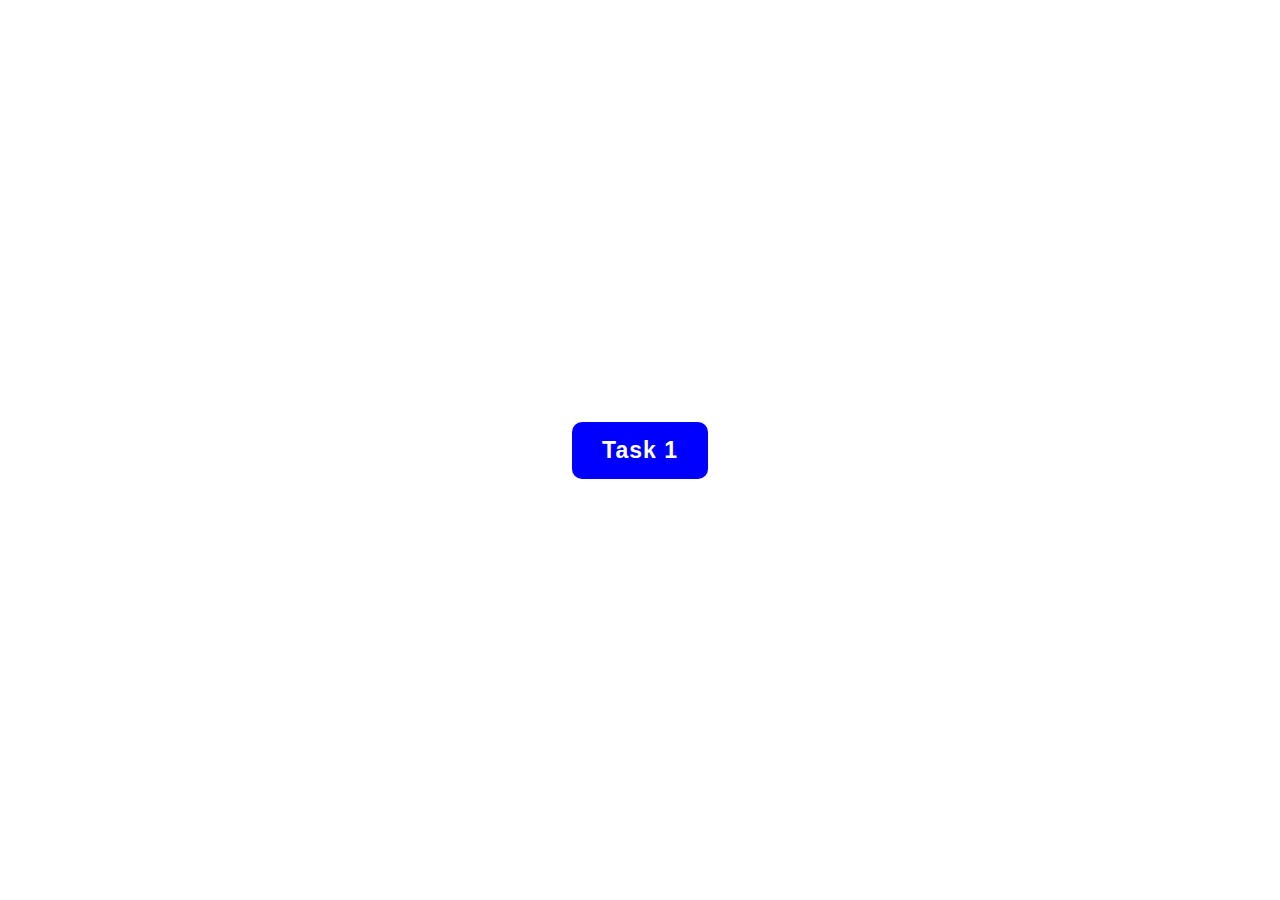
<file: index.html>
<!DOCTYPE html>
<html lang="en">
<head>
    <meta charset="UTF-8">
    <meta name="viewport" content="width=device-width, initial-scale=1.0">
    <link rel="stylesheet" href="./styles.css">
    <title>task1</title>
</head>
<body>
    <div class="main">
        <a href="./task1/task1.html">Task 1</a>
    </div>
</body>
</html>
</file>
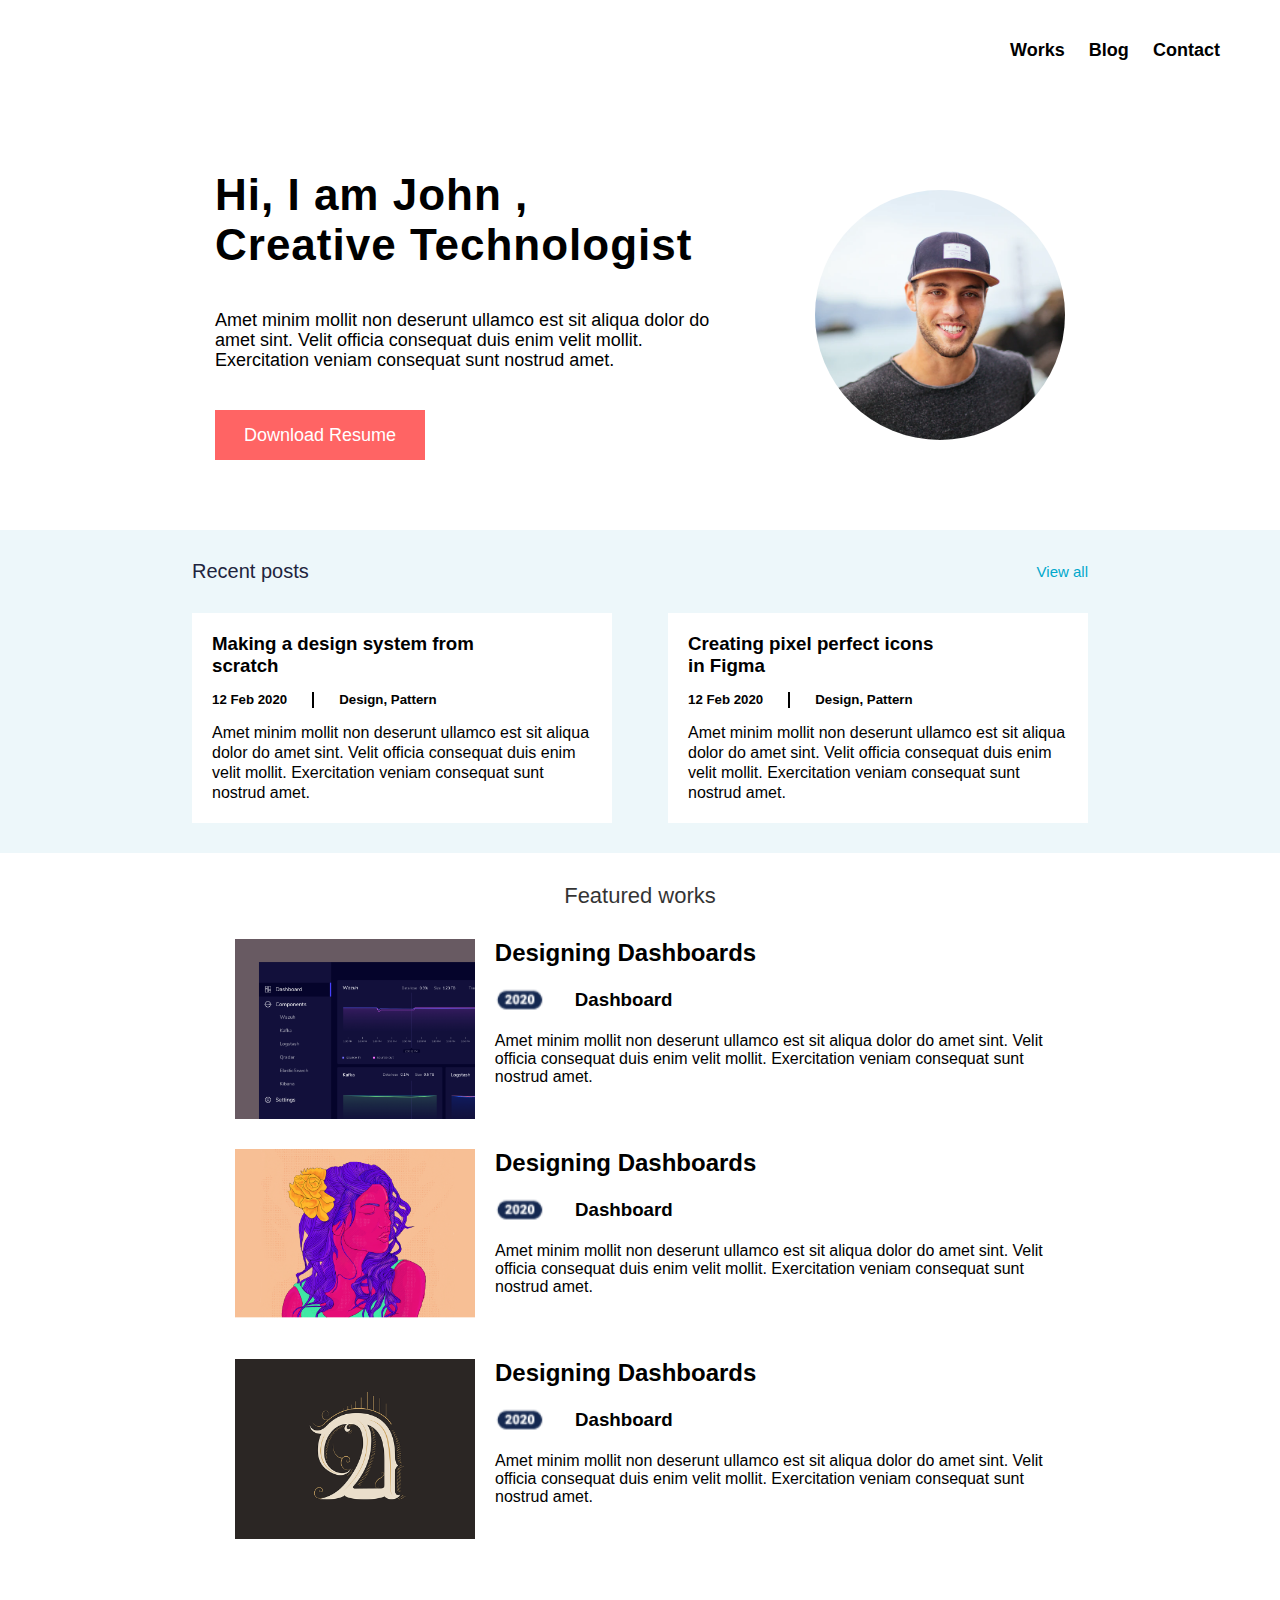
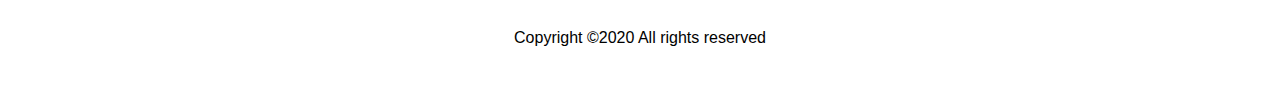
<file: task1/task1.html>
<!DOCTYPE html>
<html lang="en">
<head>
    <meta charset="UTF-8">
    <meta name="viewport" content="width=device-width, initial-scale=1.0">
    <link rel="stylesheet" href="https://cdnjs.cloudflare.com/ajax/libs/font-awesome/6.5.1/css/all.min.css" integrity="sha512-DTOQO9RWCH3ppGqcWaEA1BIZOC6xxalwEsw9c2QQeAIftl+Vegovlnee1c9QX4TctnWMn13TZye+giMm8e2LwA==" crossorigin="anonymous" referrerpolicy="no-referrer" />
    <link rel="stylesheet" href="./task1.css">
    <title>task1</title>
</head>
<body>
    <div class="container">
        <header>
            <nav>
                <div class="nav-link">
                    <a href="#">Works</a>
                    <a href="#">Blog</a>
                    <a href="#">Contact</a>
                </div>
                <div class="bars">
                    <i class="fa-solid fa-bars"></i>
                </div>
            </nav>
            <div class="first">
                <div class="first-desc">
                    <h1>Hi, I am John , Creative Technologist</h1>
                    <p>Amet minim mollit non deserunt ullamco est sit aliqua dolor do amet sint. Velit officia consequat duis enim velit mollit. Exercitation veniam consequat sunt nostrud amet.</p>
                    <button type="submit">Download Resume</button>
                </div>
                <div class="first-img">
                    <img src="./style/img/img-he.png" alt="img-he">
                </div>
            </div>
            <div class="second">
                <div class="second-nav">
                    <p>Recent posts</p>
                    <a href="#">View all</a>
                </div>
                <div class="second-items">
                    <div class="second-item">
                        <h3>Making a design system from scratch</h3>
                        <div class="time">
                            <h5>12 Feb 2020</h5>
                            <div class="hr"></div>
                            <h5>Design, Pattern</h5>
                        </div>
                        <p>Amet minim mollit non deserunt ullamco est sit aliqua dolor do amet sint. Velit officia consequat duis enim velit mollit. Exercitation veniam consequat sunt nostrud amet.</p>
                    </div>
                    <div class="second-item">
                        <h3>Creating pixel perfect icons in Figma</h3>
                        <div class="time">
                            <h5>12 Feb 2020</h5>
                            <div class="hr"></div>
                            <h5>Design, Pattern</h5>
                        </div>
                        <p>Amet minim mollit non deserunt ullamco est sit aliqua dolor do amet sint. Velit officia consequat duis enim velit mollit. Exercitation veniam consequat sunt nostrud amet.</p>
                    </div>
                </div>
            </div>
        </header>
        <main>
            <div class="main-nav">
                <h3>Featured works</h3>
            </div>
            <div class="box">
                <div class="box-img">
                    <img src="./style/img/img-1.png" alt="img-1">
                </div>
                <div class="box-desc">
                    <h2>Designing Dashboards</h2>
                    <div class="year">
                        <img src="./style/img/year.png" alt="year">
                        <h3>Dashboard</h3>
                    </div>
                    <p>Amet minim mollit non deserunt ullamco est sit aliqua dolor do amet sint. Velit officia consequat duis enim velit mollit. Exercitation veniam consequat sunt nostrud amet.</p>
                    <div class="hr1"></div>
                </div>
            </div>
            <div class="box">
                <div class="box-img">
                    <img src="./style/img/img-2.png.crdownload" alt="img-1">
                </div>
                <div class="box-desc">
                    <h2>Designing Dashboards</h2>
                    <div class="year">
                        <img src="./style/img/year.png" alt="year">
                        <h3>Dashboard</h3>
                    </div>
                    <p>Amet minim mollit non deserunt ullamco est sit aliqua dolor do amet sint. Velit officia consequat duis enim velit mollit. Exercitation veniam consequat sunt nostrud amet.</p>
                    <div class="hr1"></div>
                </div>
            </div>
            <div class="box">
                <div class="box-img">
                    <img src="./style/img/img-3.png" alt="img-1">
                </div>
                <div class="box-desc">
                    <h2>Designing Dashboards</h2>
                    <div class="year">
                        <img src="./style/img/year.png" alt="year">
                        <h3>Dashboard</h3>
                    </div>
                    <p>Amet minim mollit non deserunt ullamco est sit aliqua dolor do amet sint. Velit officia consequat duis enim velit mollit. Exercitation veniam consequat sunt nostrud amet.</p>
                    <div class="hr1"></div>
                </div>
            </div>
        </main>
        <footer>
            <div class="icons">
                <i class="fa-brands fa-facebook"></i>
            <i class="fa-brands fa-instagram"></i>
            <i class="fa-brands fa-twitter"></i>
            <i class="fa-brands fa-linkedin"></i>
            </div>
            <p>Copyright ©2020 All rights reserved </p>
        </footer>
    </div>
</body>
</html>
</file>
<file: styles.css>
* {
  margin: 0;
  padding: 0;
  box-sizing: border-box;
  font-family: sans-serif;
}

.main {
  width: 100%;
  height: 100vh;
  display: flex;
  justify-content: center;
  align-items: center;
  gap: 40px;
}
.main a {
  padding: 15px 30px;
  font-size: 23px;
  font-weight: 600;
  text-decoration: none;
  color: #fff;
  background-color: blue;
  border-radius: 10px;
  letter-spacing: 1px;
}/*# sourceMappingURL=styles.css.map */
</file>
<file: task1/task1.css>
@import url(./style/header/header.css);
@import url(./style/main/main.css);
@import url(./style/footer/footer.css);
* {
  margin: 0;
  padding: 0;
  box-sizing: border-box;
  font-family: sans-serif;
  text-decoration: none;
}

.container {
  width: 100%;
  display: flex;
  flex-direction: column;
}
.container button {
  padding: 10px 20px;
  border: none;
  font-size: 18px;
  color: #fff;
  background-color: blue;
  cursor: pointer;
}
.container a {
  font-size: 18px;
  color: #000;
  font-weight: 600;
}
.container img {
  width: 100%;
  height: 100%;
  -o-object-fit: cover;
     object-fit: cover;
}/*# sourceMappingURL=task1.css.map */
</file>
